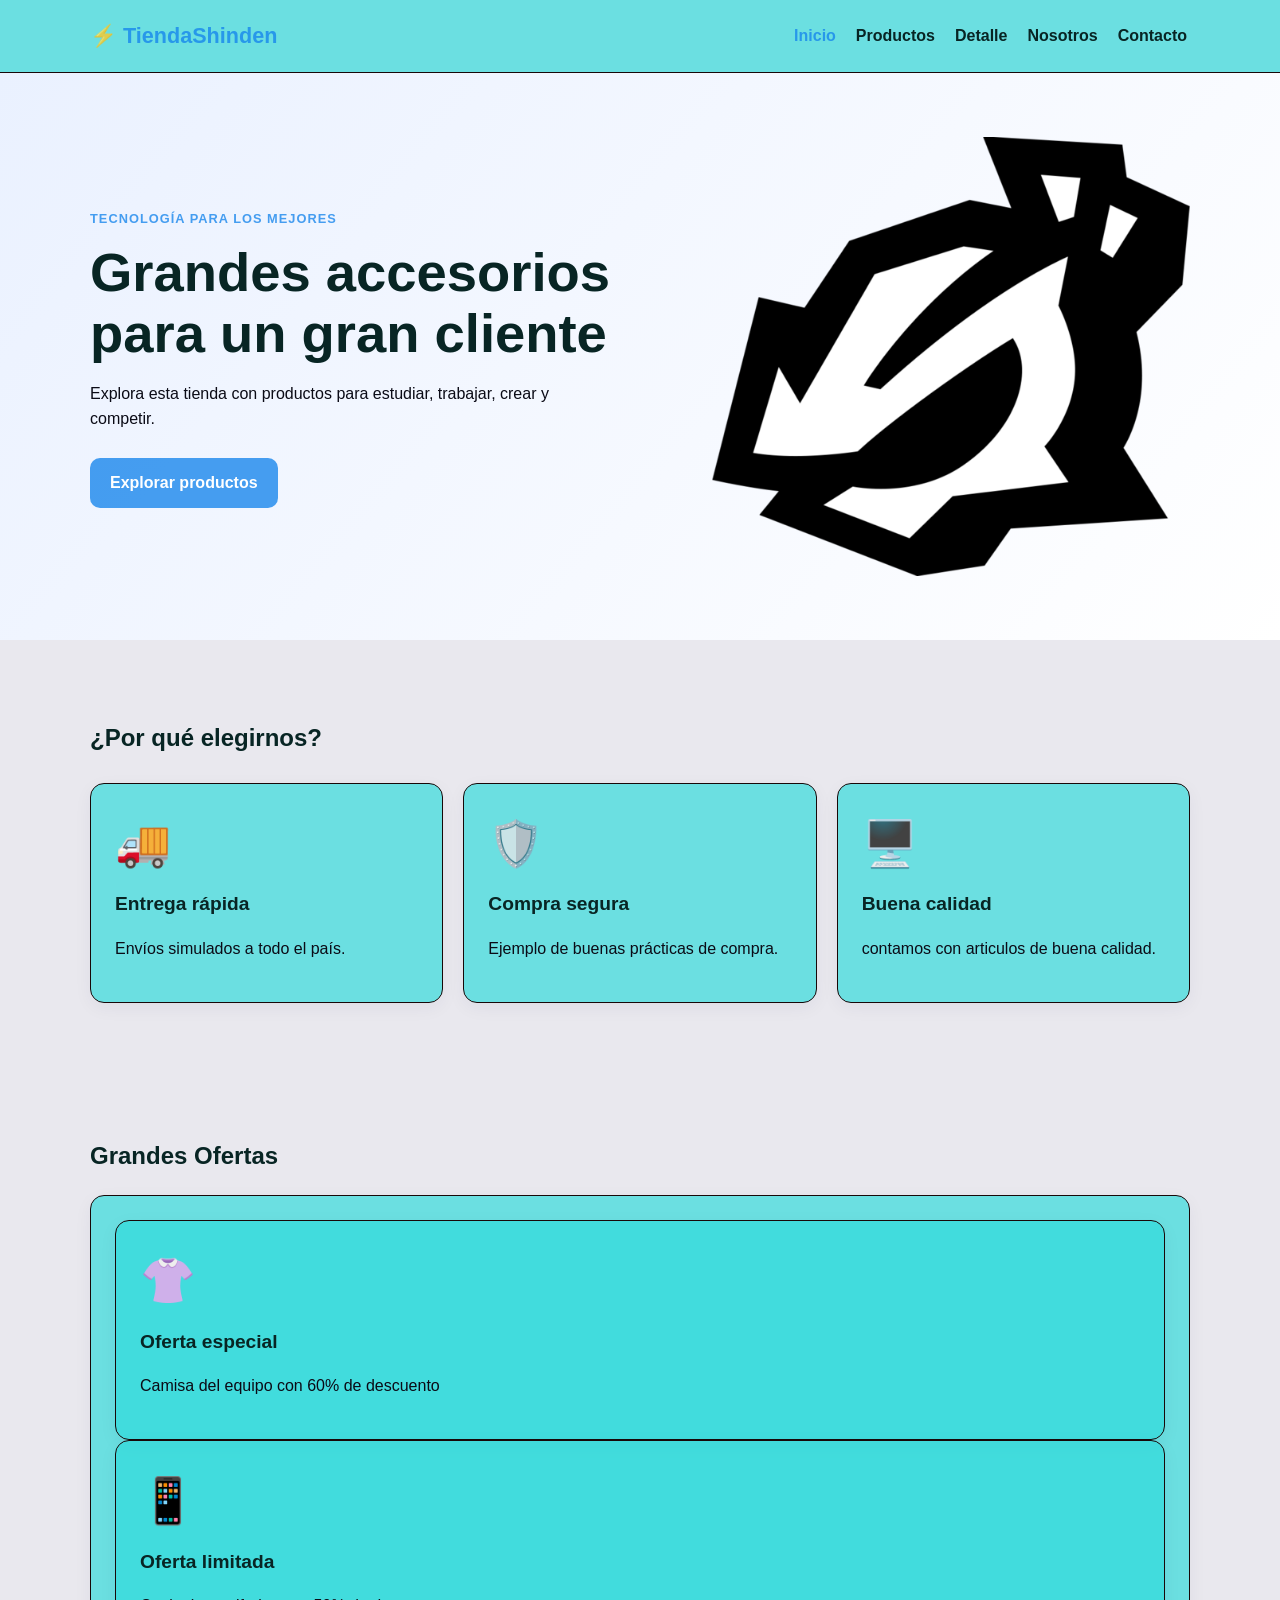
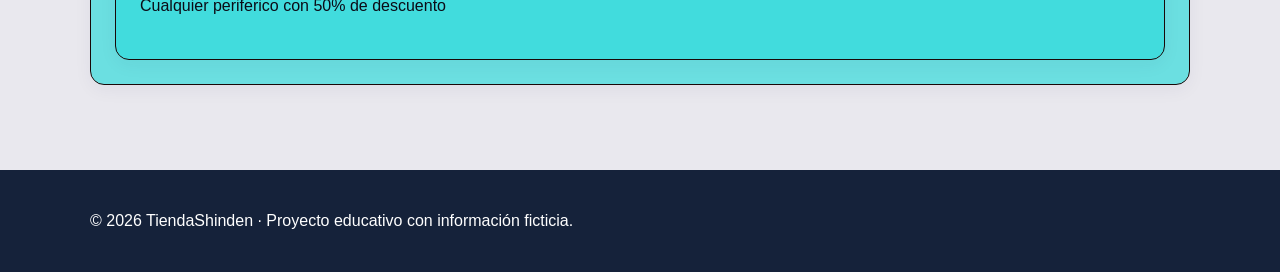
<file: index.html>
<!doctype html>
<html lang="es">
<head>
  <meta charset="UTF-8">
  <meta name="viewport" content="width=device-width, initial-scale=1.0">
  <title>Inicio | TiendaShinden</title>
  <link rel="stylesheet" href="styles.css">
</head>
<body>
  <header class="site-header">
    <div class="container header-inner">
      <!-- TAREA 01: Cambia TechStore por el nombre de tu tienda EN LAS 5 PÁGINAS. -->
      <a class="brand" href="index.html">⚡ TiendaShinden</a>
      <nav aria-label="Navegación principal" class="nav">
        <a href="index.html" aria-current="page">Inicio</a>
<a href="productos.html">Productos</a>
<a href="detalle.html">Detalle</a>
<a href="nosotros.html">Nosotros</a>
<a href="contacto.html">Contacto</a>
      </nav>
    </div>
  </header>
  <main>
    <section class="hero"><div class="container hero-grid">
      <div><span class="eyebrow">Tecnología para los mejores</span>
        <!-- TAREA 03: Cambia el título y escribe una presentación original. -->
        <h1>Grandes accesorios para un gran cliente</h1>
        <p>Explora esta tienda con productos para estudiar, trabajar, crear y competir.</p>
        <a class="btn" href="productos.html">Explorar productos</a>
      </div>
      <img class="hero-image" src="img/shinden.jpg" alt="Ilustración de un portátil y accesorios tecnológicos">
    </div></section>
    <section class="container section"><h2>¿Por qué elegirnos?</h2>
      <div class="cards">
        <article class="card"><div class="emoji">🚚</div><h3>Entrega rápida</h3><p>Envíos simulados a todo el país.</p></article>
        <article class="card"><div class="emoji">🛡️</div><h3>Compra segura</h3><p>Ejemplo de buenas prácticas de compra.</p></article>
        <article class="card"><div class="emoji">🖥️</div><h3>Buena calidad</h3><p>contamos con articulos de buena calidad.</p></article>
        <!-- TAREA 04: Agrega una TERCERA tarjeta copiando la estructura de article. -->
      </div>
    </section>
    <section class="container section"><h2>Grandes Ofertas</h2>
     <div class="card">
      <article class="card"><div class="emoji">👚</div><h3>Oferta especial</h3><p>Camisa del equipo con 60% de descuento</p></article>
      <article class="card"><div class="emoji">📱</div><h3>Oferta limitada</h3><p>Cualquier periferico con 50% de descuento</p></article>
     </div>
    </section>
    <!-- TAREA 05: Crea una sección nueva de OFERTAS con título y 2 tarjetas. -->
  </main>
  <footer class="site-footer"><div class="container">
    <!-- TAREA 02: Personaliza el texto del pie de página en todas las páginas. -->
    <p>© 2026 TiendaShinden · Proyecto educativo con información ficticia.</p>
  </div></footer>
</body>
</html>
</file>
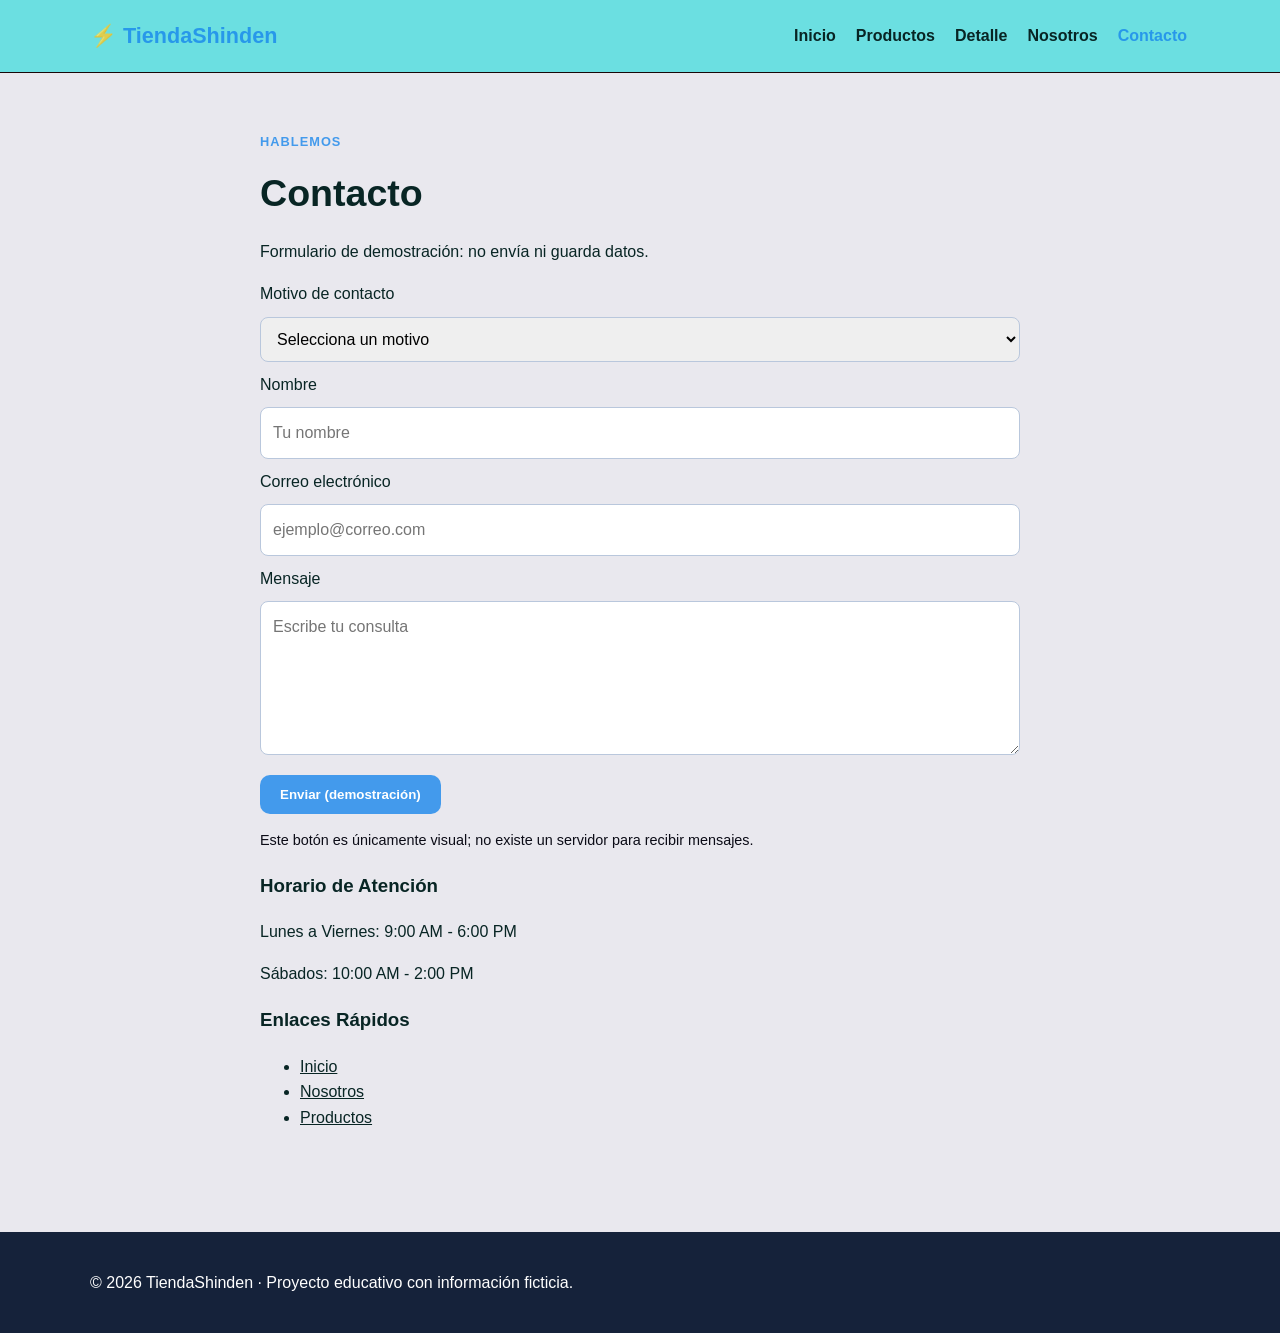
<file: contacto.html>
<!doctype html>
<html lang="es">
<head>
  <meta charset="UTF-8">
  <meta name="viewport" content="width=device-width, initial-scale=1.0">
  <title>Contacto | TiendaShinden</title>
  <link rel="stylesheet" href="styles.css">
</head>
<body>
  <header class="site-header">
    <div class="container header-inner">
      <!-- TAREA 01: Cambia TechStore por el nombre de tu tienda EN LAS 5 PÁGINAS. -->
      <a class="brand" href="index.html">⚡ TiendaShinden</a>
      <nav aria-label="Navegación principal" class="nav">
        <a href="index.html">Inicio</a>
<a href="productos.html">Productos</a>
<a href="detalle.html">Detalle</a>
<a href="nosotros.html">Nosotros</a>
<a href="contacto.html" aria-current="page">Contacto</a>
      </nav>
    </div>
  </header>
  <main>
    <section class="container section narrow"><span class="eyebrow">Hablemos</span><h1>Contacto</h1>
      <p>Formulario de demostración: no envía ni guarda datos.</p>
      <!-- TAREA 13: Investiga para qué sirven label, for, id, name, required y type. -->
      <form class="contact-form" action="#" method="get" onsubmit="return false;">
        <label for="select">Motivo de contacto</label><select id="select" name="select" required>
          <option value="">Selecciona un motivo</option>
          <option value="consulta">Consulta</option>
          <option value="sugerencia">Sugerencia</option>
          <option value="reclamo">Reclamo</option>
       </select>
        <label for="nombre">Nombre</label><input id="nombre" name="nombre" type="text" placeholder="Tu nombre" required>
        <label for="correo">Correo electrónico</label><input id="correo" name="correo" type="email" placeholder="ejemplo@correo.com" required>
        <label for="mensaje">Mensaje</label><textarea id="mensaje" name="mensaje" rows="5" placeholder="Escribe tu consulta" required></textarea>
        <!-- TAREA 14: Agrega un campo select para elegir el motivo de contacto. -->
        <button class="btn" type="submit">Enviar (demostración)</button>
      </form>
      <p class="notice">Este botón es únicamente visual; no existe un servidor para recibir mensajes.</p>
      <!-- TAREA 15: Agrega un bloque con horario ficticio y enlaces a las demás páginas. -->
       <!-- TAREA 15: Agrega un bloque con horario ficticio y enlaces a las demás páginas. -->
<div class="info-footer">
    <h3>Horario de Atención</h3>
    <p>Lunes a Viernes: 9:00 AM - 6:00 PM</p>
    <p>Sábados: 10:00 AM - 2:00 PM</p>

    <h3>Enlaces Rápidos</h3>
    <ul>
        <li><a href="index.html">Inicio</a></li>
        <li><a href="nosotros.html">Nosotros</a></li>
        <li><a href="productos.html">Productos</a></li>
    </ul>
</div>
    </section>
  </main>
  <footer class="site-footer"><div class="container">
    <!-- TAREA 02: Personaliza el texto del pie de página en todas las páginas. -->
    <p>© 2026 TiendaShinden · Proyecto educativo con información ficticia.</p>
  </div></footer>
</body>
</html>
</file>
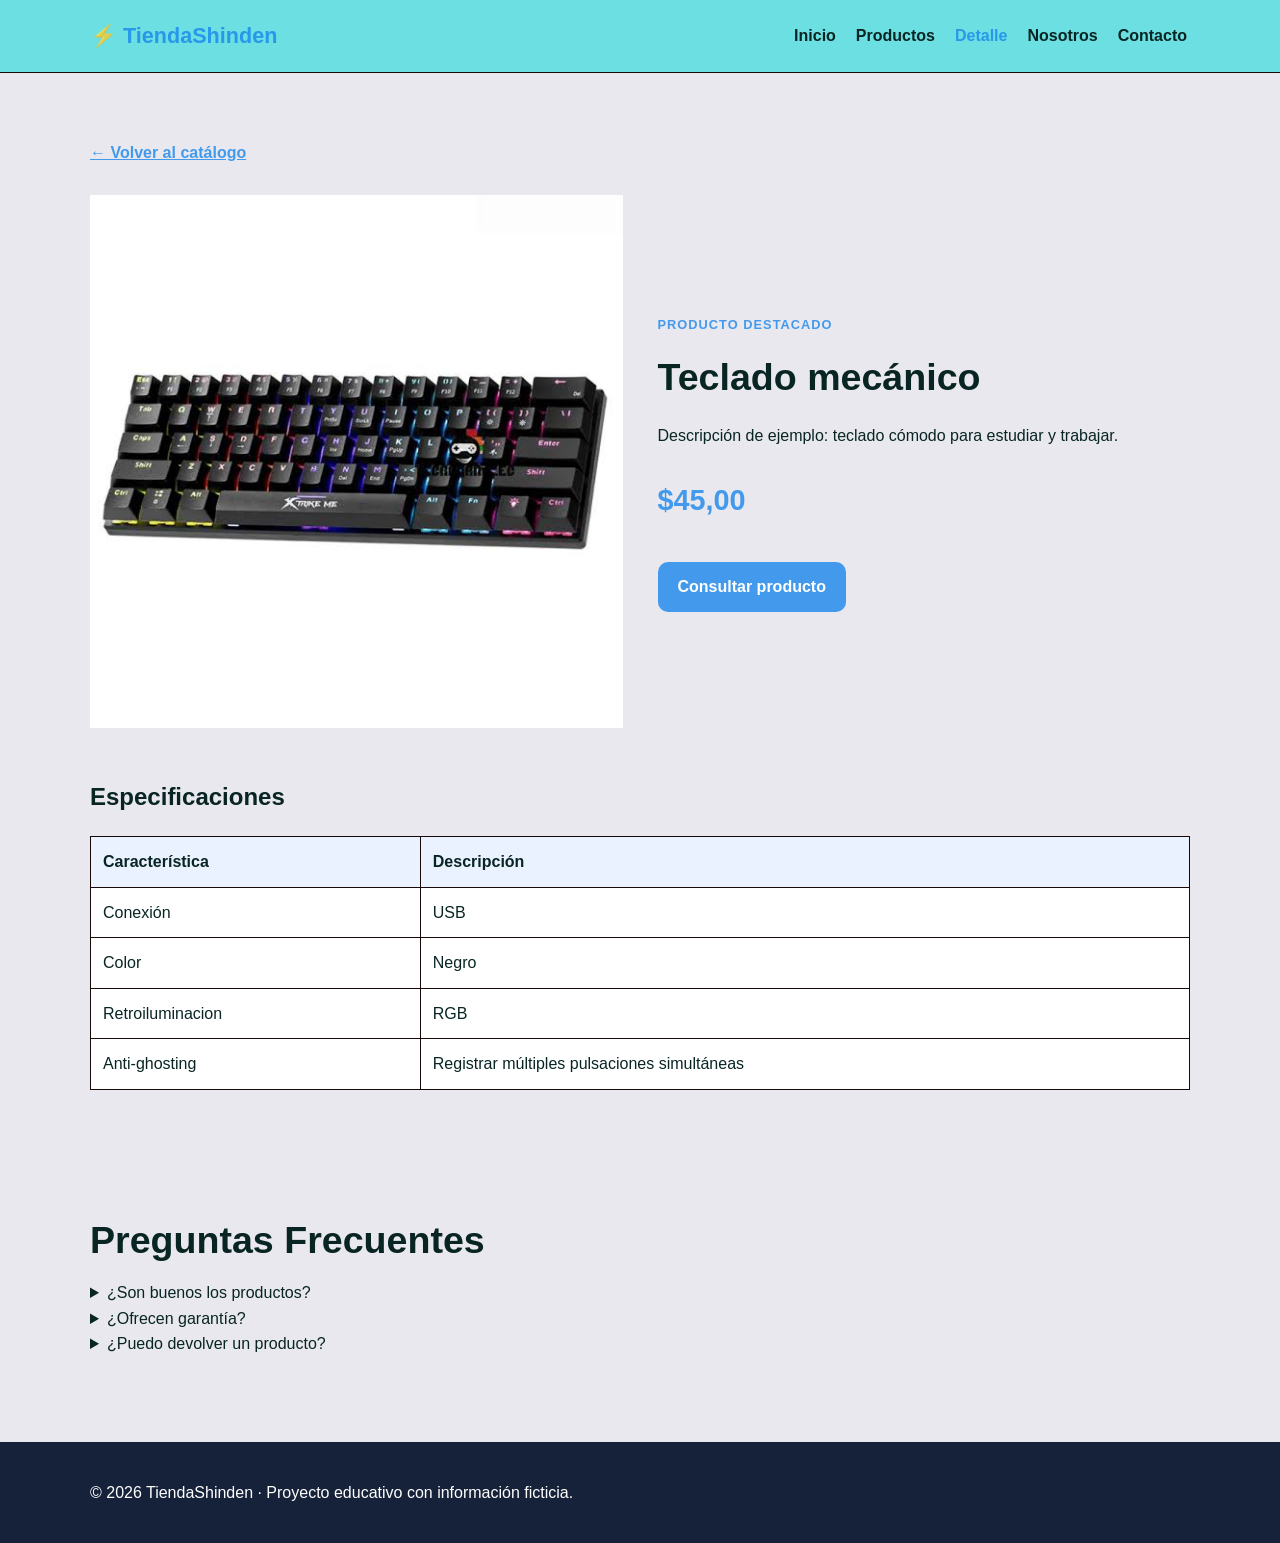
<file: detalle.html>
<!doctype html>
<html lang="es">
<head>
  <meta charset="UTF-8">
  <meta name="viewport" content="width=device-width, initial-scale=1.0">
  <title>Detalle | TiendaShinden</title>
  <link rel="stylesheet" href="styles.css">
</head>
<body>
  <header class="site-header">
    <div class="container header-inner">
      <!-- TAREA 01: Cambia TechStore por el nombre de tu tienda EN LAS 5 PÁGINAS. -->
      <a class="brand" href="index.html">⚡ TiendaShinden</a>
      <nav aria-label="Navegación principal" class="nav">
        <a href="index.html">Inicio</a>
        <a href="productos.html">Productos</a>
        <a href="detalle.html" aria-current="page">Detalle</a>
        <a href="nosotros.html">Nosotros</a>
        <a href="contacto.html">Contacto</a>
      </nav>
    </div>
  </header>
  <main>
    <section class="container section"><a class="text-link" href="productos.html">← Volver al catálogo</a>
      <div class="detail-grid"><div class="detail-art" role="img" aria-label="Teclado ilustrativo"><img src="img/teclado.jpg" alt="Teclado mecánico"></div>
        <div><span class="eyebrow">Producto destacado</span><h1>Teclado mecánico</h1>
          <p>Descripción de ejemplo: teclado cómodo para estudiar y trabajar.</p>
          <p class="price">$45,00</p>
          <a class="btn" href="contacto.html">Consultar producto</a>
        </div></div>
      <h2>Especificaciones</h2>
      <table><thead><tr><th>Característica</th><th>Descripción</th></tr></thead>
      <tbody><tr><td>Conexión</td><td>USB</td></tr><tr><td>Color</td><td>Negro</td></tr><tr><td>Retroiluminacion</td><td>RGB</td></tr><tr><td>Anti-ghosting</td><td>Registrar múltiples pulsaciones simultáneas</td></tr>
      <!-- TAREA 09: Agrega al menos 4 filas más con especificaciones ficticias. -->
      </tbody></table>
      <!-- TAREA 10: Añade una sección de preguntas frecuentes con 3 preguntas y respuestas. -->
    </section>
    <section class="container section"><h1>Preguntas Frecuentes</h1>
      <details><summary>¿Son buenos los productos?</summary>
        <p>Sí, todos nuestros productos son de alta calidad y han sido cuidadosamente seleccionados.</p>
      </details>
      <details><summary>¿Ofrecen garantía?</summary>
        <p>Sí, todos nuestros productos tienen una garantía de 1 día.</p>
      </details>
      <details><summary>¿Puedo devolver un producto?</summary>
        <p>Claro, ofrecemos devoluciones dentro de los 67 días posteriores a la compra.</p>
      </details>
    </section>
  </main>
  <footer class="site-footer"><div class="container">
    <!-- TAREA 02: Personaliza el texto del pie de página en todas las páginas. -->
    <p>© 2026 TiendaShinden · Proyecto educativo con información ficticia.</p>
  </div></footer>
</body>
</html>
</file>
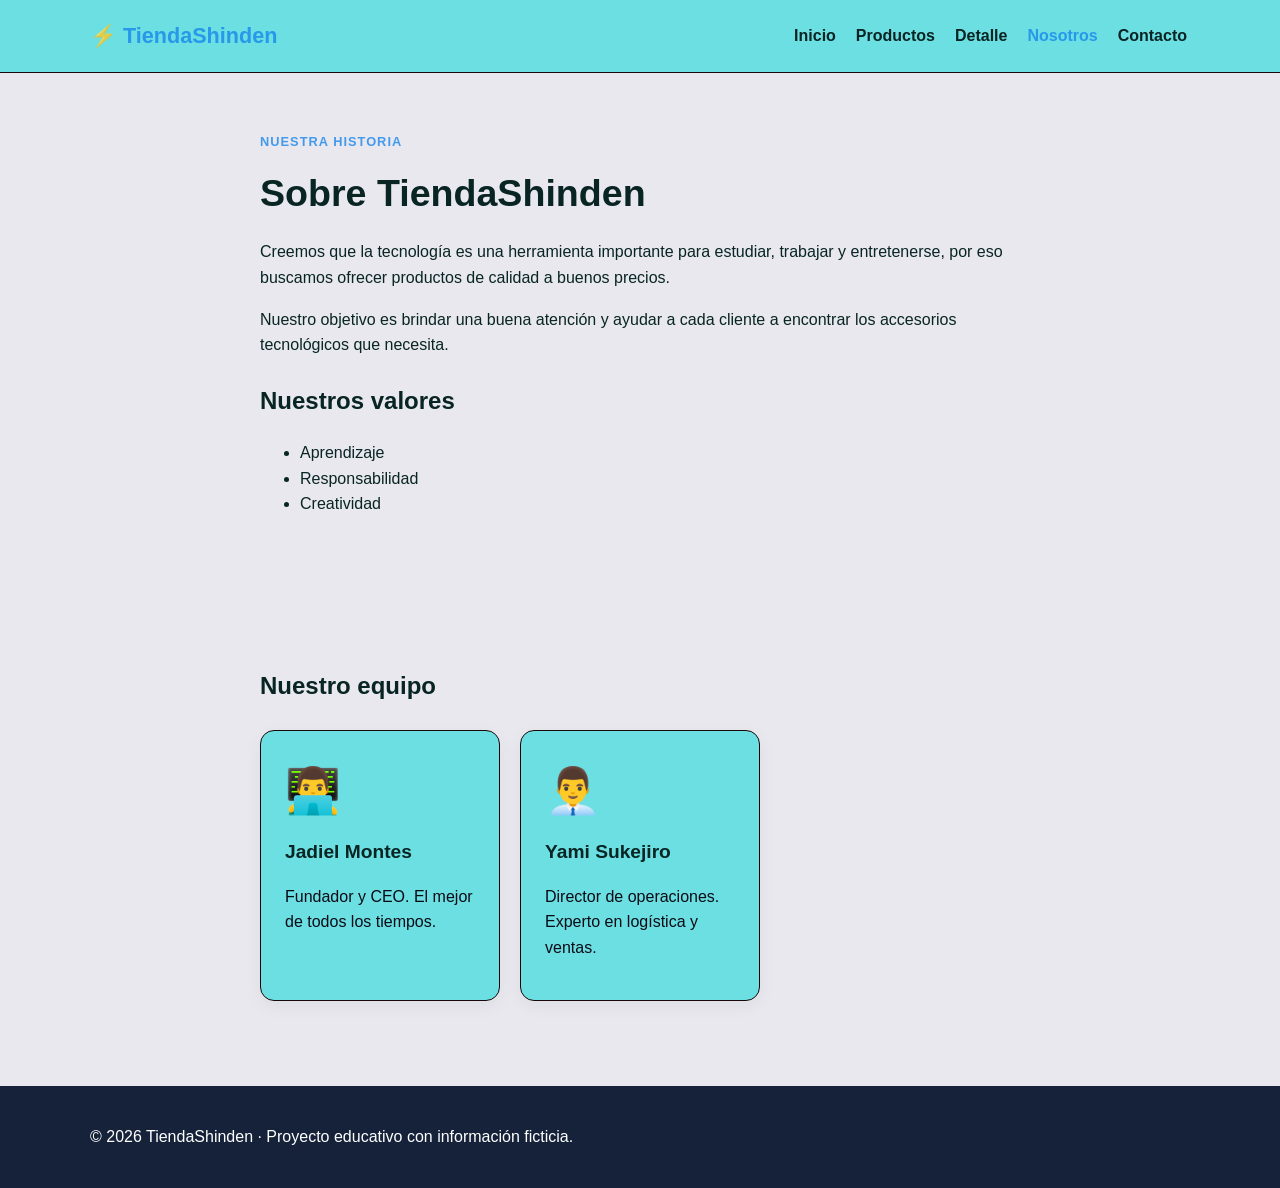
<file: nosotros.html>
<!doctype html>
<html lang="es">
<head>
  <meta charset="UTF-8">
  <meta name="viewport" content="width=device-width, initial-scale=1.0">
  <title>Nosotros | TiendaShinden</title>
  <link rel="stylesheet" href="styles.css">
</head>
<body>
  <header class="site-header">
    <div class="container header-inner">
      <!-- TAREA 01: Cambia TechStore por el nombre de tu tienda EN LAS 5 PÁGINAS. -->
      <a class="brand" href="index.html">⚡ TiendaShinden</a>
      <nav aria-label="Navegación principal" class="nav">
        <a href="index.html">Inicio</a>
<a href="productos.html">Productos</a>
<a href="detalle.html">Detalle</a>
<a href="nosotros.html" aria-current="page">Nosotros</a>
<a href="contacto.html">Contacto</a>
      </nav>
    </div>
  </header>
  <main>
    <section class="container section narrow"><span class="eyebrow">Nuestra historia</span><h1>Sobre TiendaShinden</h1>
      <!-- TAREA 11: Reemplaza los siguientes párrafos por una historia ficticia de tu empresa. -->
      <p>Creemos que la tecnología es una herramienta importante para estudiar, trabajar y entretenerse, por eso buscamos ofrecer productos de calidad a buenos precios.</p>
      <p>Nuestro objetivo es brindar una buena atención y ayudar a cada cliente a encontrar los accesorios tecnológicos que necesita.</p>
      <h2>Nuestros valores</h2><ul><li>Aprendizaje</li><li>Responsabilidad</li><li>Creatividad</li></ul>
      <!-- TAREA 12: Agrega una sección «Nuestro equipo» con 2 perfiles ficticios. -->
    </section>
    <section class="container section narrow"><h2>Nuestro equipo</h2>
      <div class="cards">
        <article class="card"><div class="emoji">👨‍💻</div><h3>Jadiel Montes</h3><p>Fundador y CEO. El mejor de todos los tiempos.</p></article>
        <article class="card"><div class="emoji">👨‍💼</div><h3>Yami Sukejiro</h3><p>Director de operaciones. Experto en logística y ventas.</p></article>
      </div>
    </section>
  </main>
  <footer class="site-footer"><div class="container">
    <!-- TAREA 02: Personaliza el texto del pie de página en todas las páginas. -->
    <p>© 2026 TiendaShinden · Proyecto educativo con información ficticia.</p>
  </div></footer>
</body>
</html>
</file>
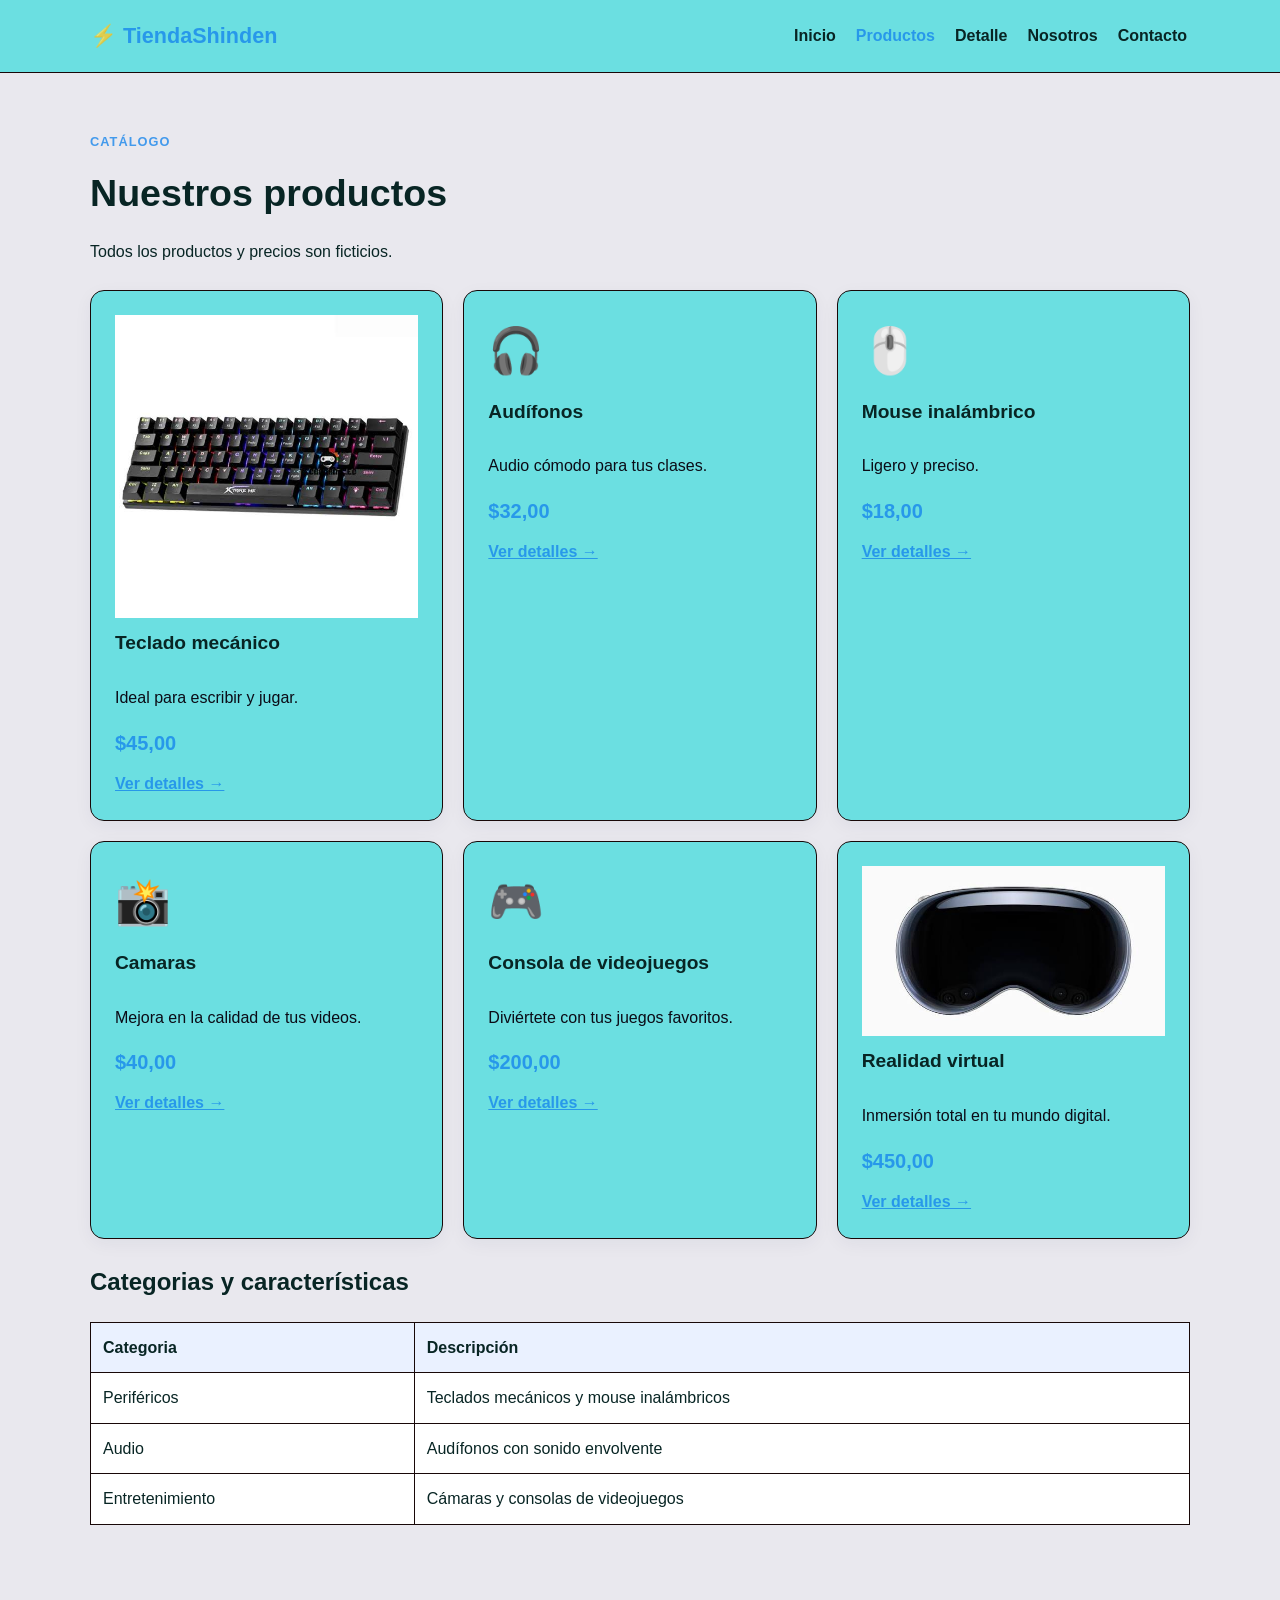
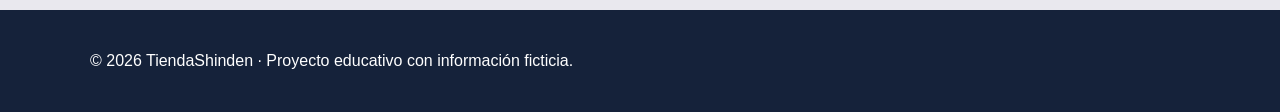
<file: productos.html>
<!doctype html>
<html lang="es">
<head>
  <meta charset="UTF-8">
  <meta name="viewport" content="width=device-width, initial-scale=1.0">
  <title>Productos | TiendaShinden</title>
  <link rel="stylesheet" href="styles.css">
</head>
<body>
  <header class="site-header">
    <div class="container header-inner">
      <!-- TAREA 01: Cambia TechStore por el nombre de tu tienda EN LAS 5 PÁGINAS. -->
      <a class="brand" href="index.html">⚡ TiendaShinden</a>
      <nav aria-label="Navegación principal" class="nav">
        <a href="index.html">Inicio</a>
<a href="productos.html" aria-current="page">Productos</a>
<a href="detalle.html">Detalle</a>
<a href="nosotros.html">Nosotros</a>
<a href="contacto.html">Contacto</a>
      </nav>
    </div>
  </header>
  <main>
    <section class="container section"><span class="eyebrow">Catálogo</span><h1>Nuestros productos</h1>
      <p>Todos los productos y precios son ficticios.</p>
      <div class="cards products">
        <article class="card product"><div class="product-icon"><img src="img/teclado.jpg" alt="Teclado mecánico" ></div><h2>Teclado mecánico</h2><p>Ideal para escribir y jugar.</p><strong>$45,00</strong><a class="text-link" href="detalle.html">Ver detalles →</a></article>
        <article class="card product"><div class="product-icon">🎧</div><h2>Audífonos</h2><p>Audio cómodo para tus clases.</p><strong>$32,00</strong><a class="text-link" href="detalle.html">Ver detalles →</a></article>
        <article class="card product"><div class="product-icon">🖱️</div><h2>Mouse inalámbrico</h2><p>Ligero y preciso.</p><strong>$18,00</strong><a class="text-link" href="detalle.html">Ver detalles →</a></article>
        <article class="card product"><div class="product-icon">📸</div><h2>Camaras</h2><p>Mejora en la calidad de tus videos.</p><strong>$40,00</strong><a class="text-link" href="detalle.html">Ver detalles →</a></article>
        <article class="card product"><div class="product-icon">🎮</div><h2>Consola de videojuegos</h2><p>Diviértete con tus juegos favoritos.</p><strong>$200,00</strong><a class="text-link" href="detalle.html">Ver detalles →</a></article>
        <article class="card product"><div class="product-icon"><img src="img/apple.jpg" alt="cascos"></div><h2>Realidad virtual</h2><p>Inmersión total en tu mundo digital.</p><strong>$450,00</strong><a class="text-link" href="detalle.html">Ver detalles →</a></article>
        <!-- TAREA 06: Agrega al menos 4 productos NUEVOS con nombre, descripción y precio ficticio. -->
        <!-- TAREA 07: Cambia los íconos emoji por imágenes locales en AL MENOS 2 productos. -->
      </div>
      <h2>Categorias y características</h2>
      <table><thead><tr><th>Categoria</th><th>Descripción</th></tr></thead>
        <tbody>
          <tr><td>Periféricos</td><td>Teclados mecánicos y mouse inalámbricos</td></tr>
          <tr><td>Audio</td><td>Audífonos con sonido envolvente</td></tr>
          <tr><td>Entretenimiento</td><td>Cámaras y consolas de videojuegos</td></tr>
        </tbody>
      </table>
    </section>
  </main>
  <footer class="site-footer"><div class="container">
    <!-- TAREA 02: Personaliza el texto del pie de página en todas las páginas. -->
    <p>© 2026 TiendaShinden · Proyecto educativo con información ficticia.</p>
  </div></footer>
</body>
</html>
</file>
<file: styles.css>
/* TechStore — CSS de aprendizaje. NO uses frameworks. */
/* TAREA 16: Modifica al menos 5 colores de esta paleta y explica cada cambio. */
:root {
  --primary: #1584ecc7;
  --primary-dark: #127de7;
  --ink: #082524;
  --muted: #0b0b16;
  --bg: #e9e8ee;
  --white: #2ddbdba9;
  --border: #180808;
}

* {
  box-sizing: border-box;
}

html {
  scroll-behavior: smooth;
}

body {
  margin: 0;
  font-family: Arial, Helvetica, sans-serif;
  background: var(--bg);
  color: var(--ink);
  line-height: 1.6;
}

a {
  color: inherit;
}

img {
  max-width: 100%;
  display: block;
}

.container {
  width: min(1100px, 92%);
  margin: auto;
}

.site-header {
  background: var(--white);
  border-bottom: 1px solid var(--border);
}

.header-inner {
  display: flex;
  justify-content: space-between;
  align-items: center;
  gap: 20px;
  padding: 18px 0;
}

.brand {
  font-weight: 800;
  text-decoration: none;
  color: var(--primary);
  font-size: 1.35rem;
}

.nav {
  display: flex;
  flex-wrap: wrap;
  gap: 14px;
}

.nav a {
  text-decoration: none;
  font-weight: 600;
  padding: 5px 3px;
}

.nav a:hover,
.nav a[aria-current="page"] {
  color: var(--primary);
}

.hero {
  background: linear-gradient(130deg, #eaf1ff, #ffffff);
  padding: 64px 0;
}

.hero-grid {
  display: grid;
  grid-template-columns: 1.1fr 0.9fr;
  align-items: center;
  gap: 38px;
}

.hero h1 {
  font-size: clamp(2rem, 5vw, 3.4rem);
  line-height: 1.12;
  margin: 12px 0;
}

.hero p {
  max-width: 520px;
  color: var(--muted);
}

.hero-image {
  width: 100%;
}

.eyebrow {
  color: var(--primary);
  font-weight: 700;
  text-transform: uppercase;
  font-size: .8rem;
  letter-spacing: .08em;
}

.btn {
  display: inline-block;
  border: 0;
  cursor: pointer;
  background: var(--primary);
  color: white;
  text-decoration: none;
  padding: 12px 20px;
  border-radius: 10px;
  font-weight: 700;
  margin-top: 10px;
}

/* TAREA 17: Agrega un efecto hover al botón y explica qué es :hover. */
.section {
  padding: 55px 0;
}

.section h1 {
  font-size: 2.35rem;
  margin: 10px 0;
}

.section h2 {
  margin-top: 24px;
}

.cards {
  display: grid;
  grid-template-columns: repeat(3, minmax(0, 1fr));
  gap: 20px;
  margin-top: 25px;
}

.card {
  background: var(--white);
  border: 1px solid var(--border);
  padding: 24px;
  border-radius: 14px;
  box-shadow: 0 5px 18px #14284b0d;
}

.card h2,
.card h3 {
  margin: 10px 0;
  font-size: 1.2rem;
}

.card p {
  color: var(--muted);
}

.emoji,
.product-icon {
  font-size: 2.8rem;
}

.product {
  display: flex;
  flex-direction: column;
  align-items: flex-start;
}

.product strong {
  color: var(--primary);
  font-size: 1.25rem;
}

.text-link {
  color: var(--primary);
  font-weight: 700;
  margin-top: 12px;
  display: inline-block;
}

.detail-grid {
  display: grid;
  grid-template-columns: 1fr 1fr;
  align-items: center;
  gap: 35px;
  margin: 30px 0 50px;
}

.detail-art {
  display: grid;
  place-items: center;
  font-size: 9rem;
  min-height: 270px;
  background: #e4edff;
  border-radius: 20px;
}

.price {
  color: var(--primary);
  font-size: 1.8rem;
  font-weight: 800;
}

table {
  width: 100%;
  border-collapse: collapse;
  background: white;
}

th,
td {
  border: 1px solid var(--border);
  text-align: left;
  padding: 12px;
}

th {
  background: #eaf1ff;
}

.narrow {
  max-width: 760px;
}

.contact-form {
  display: grid;
  gap: 10px;
}

.contact-form input,
.contact-form textarea,
.contact-form select {
  width: 100%;
  padding: 12px;
  border: 1px solid #b9c7dc;
  border-radius: 8px;
  font: inherit;
}

.contact-form .btn {
  justify-self: start;
}

.notice {
  color: var(--muted);
  font-size: .9rem;
}

.site-footer {
  background: #15223a;
  color: white;
  padding: 22px 0;
  margin-top: 30px;
}

/* TAREA 18: Cambia el aspecto de las tarjetas: border-radius, padding y box-shadow. */
/* TAREA 19: Prueba la web en pantalla estrecha y mejora el menú si es necesario. */
@media (max-width:700px) {
  .header-inner {
    flex-direction: column;
    align-items: flex-start;
  }

  .hero-grid,
  .detail-grid {
    grid-template-columns: 1fr;
  }

  .cards {
    grid-template-columns: 1fr;
  }

  .hero {
    padding: 36px 0;
  }

  .detail-art {
    min-height: 200px;
  }
  .button:hover {
    background-color: var(--primary-dark);
  }
}
</file>
